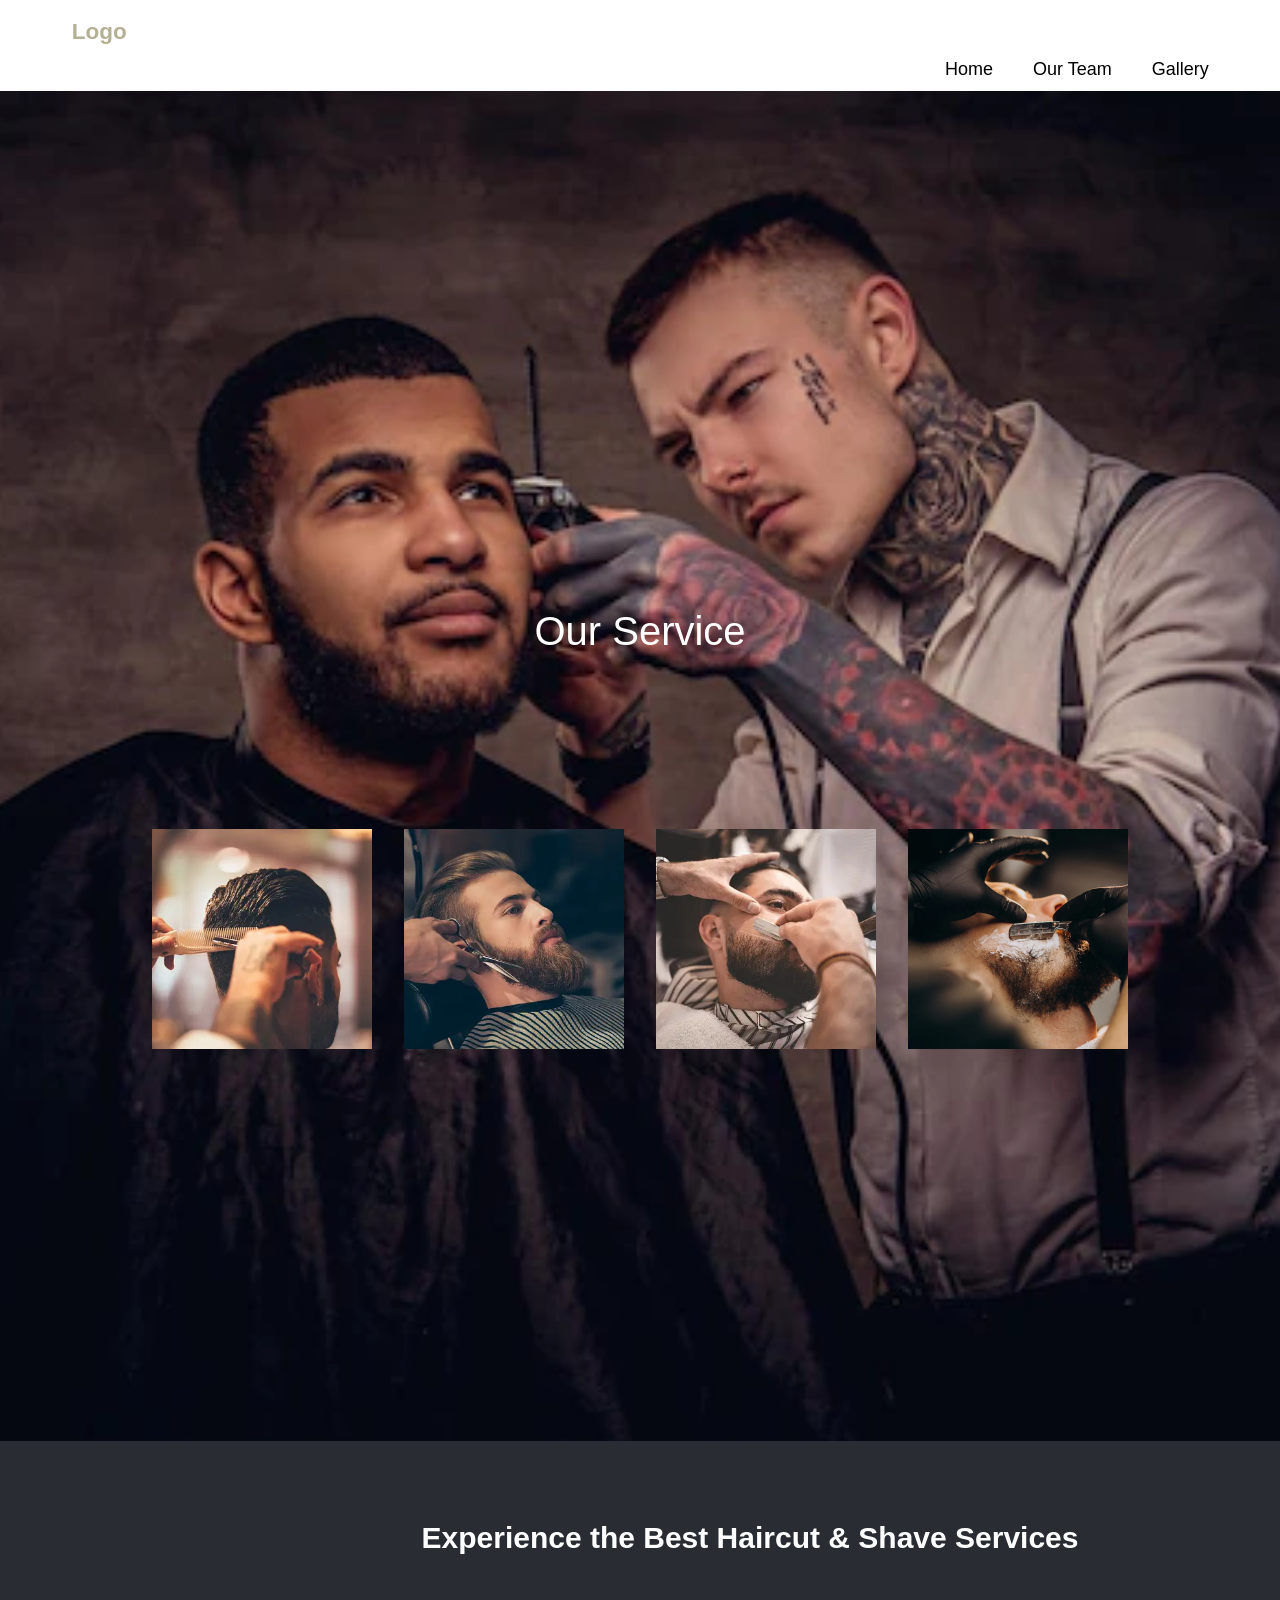
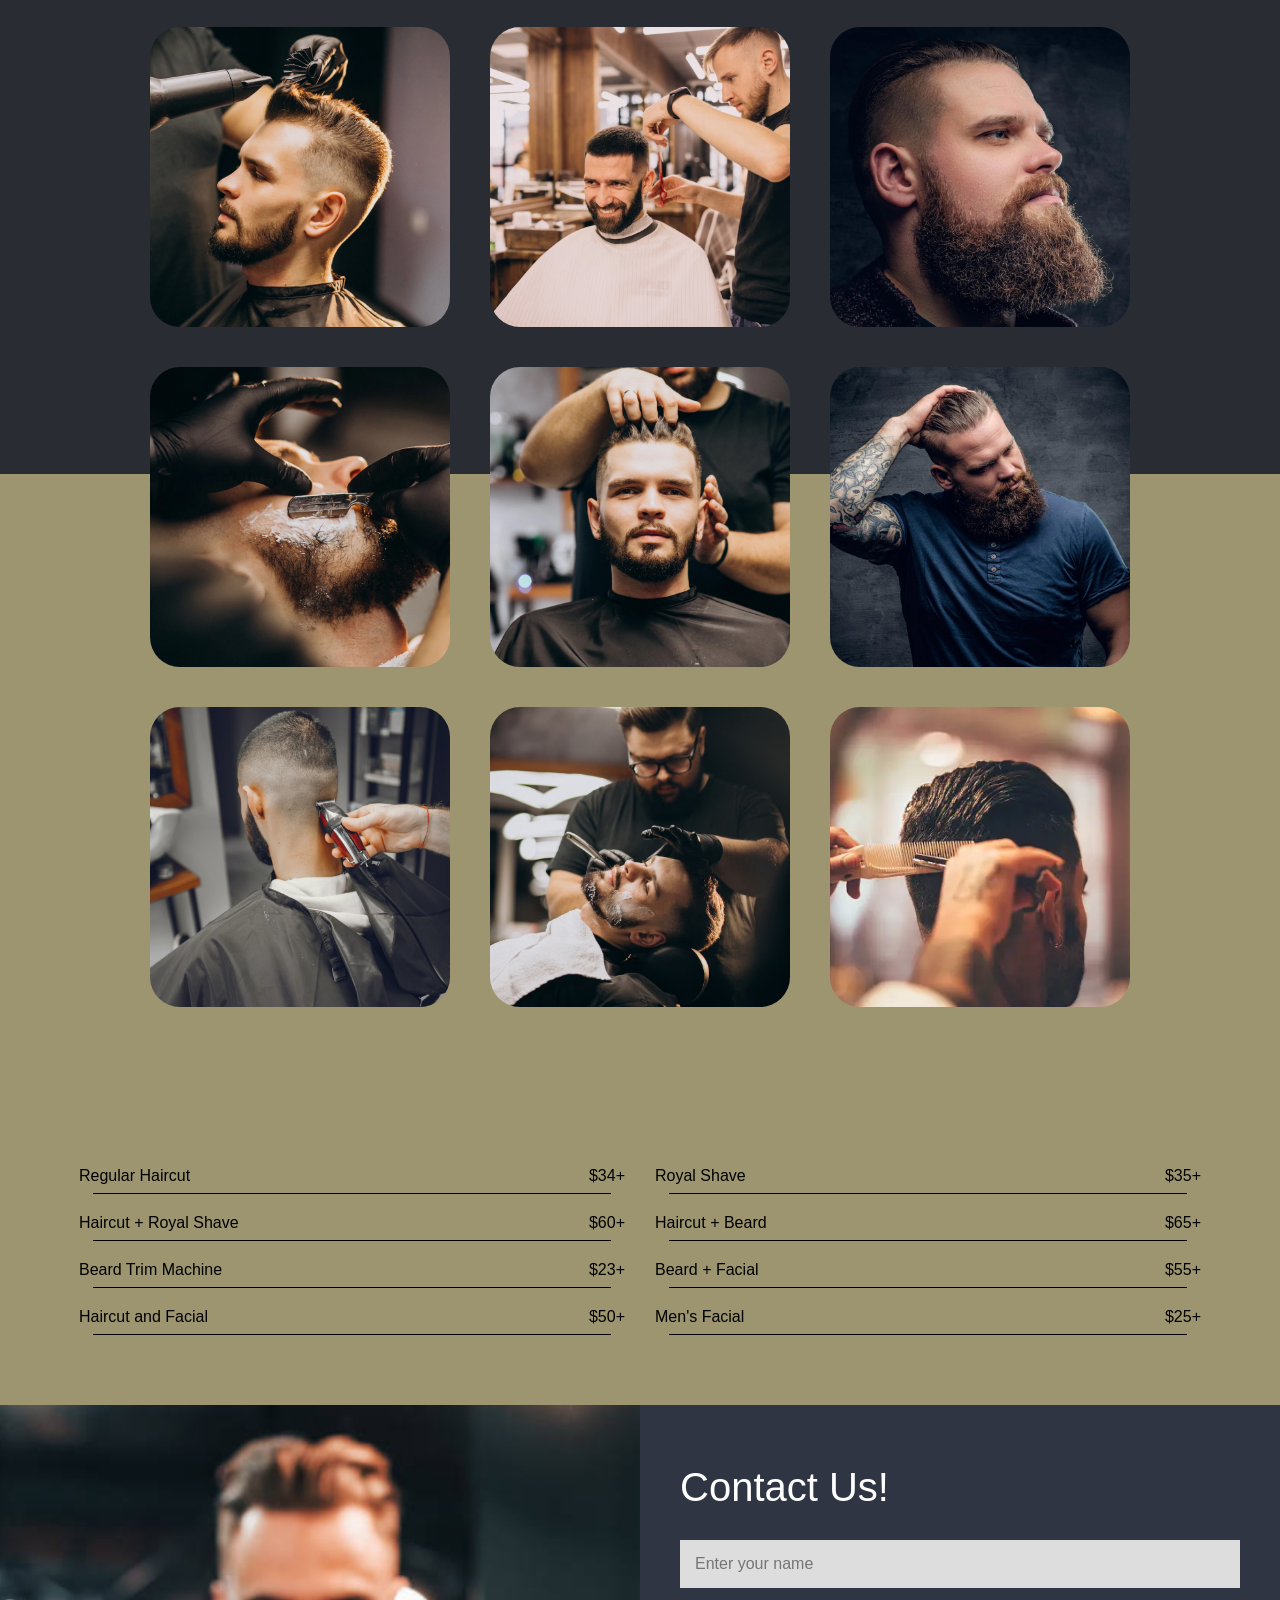
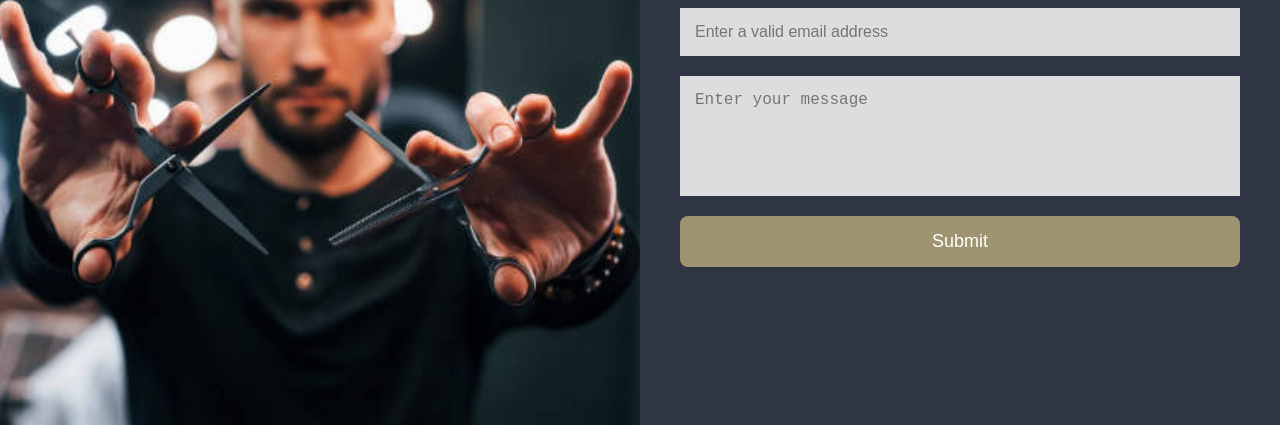
<file: prezentacia/gallery.html>
<!DOCTYPE html>
<html lang="en">
<head>
  <meta charset="UTF-8">
  <meta name="viewport" content="width=device-width, initial-scale=1.0">
  <title>Gallery</title>
  <link rel="stylesheet" href="gallery.css">
</head>
<body>
  <div class="page-wrapper">
    <nav class="site-nav">
      <div class="nav-brand"><h1>Logo</h1></div>
      <div class="nav-links">
        <a href="index.html">Home</a>
        <a href="our team.html">Our Team</a>
        <a href="#">Gallery</a>
      </div>
    </nav>

    <section class="hero-section">
      <img class="hero-image" src="assets/c25595807acab948849c80d941fcf80bb2ce1c5c (2).png" alt="Barber portrait">
      <div class="hero-title"><h1>Our Service</h1></div>
    </section>

    <section class="feature-cards">
      <article class="feature-card"><img class="feature-image" src="assets/9921155d5ed9170e24ffa3fef4977c121cdd36f8.png" alt="Hair styling"></article>
      <article class="feature-card"><img class="feature-image" src="assets/bcbccfa4eb339fc9cc4077049ed4f883df60a753.png" alt="Hair wash service"></article>
      <article class="feature-card"><img class="feature-image" src="assets/691e5f92ec906f9300d1a0a5a18b5181d0a53054.png" alt="Beard trim"></article>
      <article class="feature-card"><img class="feature-image" src="assets/d6e9f5e5ecb1de397bc49b3c9d53c1c35a971b78 (1).png" alt="Shave service"></article>
    </section>

    <section class="showcase-section">
      <div class="showcase-title"><h1>Experience the Best Haircut &amp; Shave Services</h1></div>
      <div class="showcase-grid">
        <img class="showcase-image" src="assets/16c3922a8f611a82c230bccd2c44f2cc39c43139 (1).png" alt="Modern fade cut">
        <img class="showcase-image" src="assets/cec56168f32bcecd0cc0a2af6689fc6201bede28.png" alt="Classic barber cut">
        <img class="showcase-image" src="assets/c44ae5ec390f1ea08e127971f9480823e8b4d703 (1).png" alt="Precision beard shape">
        <img class="showcase-image" src="assets/d6e9f5e5ecb1de397bc49b3c9d53c1c35a971b78 (1).png" alt="Close shave">
        <img class="showcase-image" src="assets/30489928d4b1ebbd5414c8bb2ab7f50d1957ae2e (1).png" alt="Hairline cleanup">
        <img class="showcase-image" src="assets/1e9a79e299b22aad5f72be62b8ee41ba20285be4 (2).png" alt="Styled haircut">
        <img class="showcase-image" src="assets/2c899bb2dc9b0618906dc0158c766ec99f4e5cbd (1).png" alt="Scissor trim">
        <img class="showcase-image" src="assets/4aa0b9747095512f49bcd4b3c9dc67ba928393f4 (1).png" alt="Fade detailing">
        <img class="showcase-image" src="assets/9921155d5ed9170e24ffa3fef4977c121cdd36f8.png" alt="Wash and style">
      </div>
    </section>

    <section class="pricing-section">
      <div class="pricing-left">
        <div class="pricing-row"><p class="service-name">Regular Haircut</p><p class="service-price">$34+</p></div><div class="price-divider"></div>
        <div class="pricing-row"><p class="service-name">Haircut + Royal Shave</p><p class="service-price">$60+</p></div><div class="price-divider"></div>
        <div class="pricing-row"><p class="service-name">Beard Trim Machine</p><p class="service-price">$23+</p></div><div class="price-divider"></div>
        <div class="pricing-row"><p class="service-name">Haircut and Facial</p><p class="service-price">$50+</p></div><div class="price-divider"></div>
      </div>
      <div class="pricing-right">
        <div class="pricing-row"><p class="service-name">Royal Shave</p><p class="service-price">$35+</p></div><div class="price-divider"></div>
        <div class="pricing-row"><p class="service-name">Haircut + Beard</p><p class="service-price">$65+</p></div><div class="price-divider"></div>
        <div class="pricing-row"><p class="service-name">Beard + Facial</p><p class="service-price">$55+</p></div><div class="price-divider"></div>
        <div class="pricing-row"><p class="service-name">Men's Facial</p><p class="service-price">$25+</p></div><div class="price-divider"></div>
      </div>
    </section>

    <section class="contact-section">
      <div class="contact-image-panel">
        <img class="contact-image" src="assets/d269d0e5fe50264559f4493e07fb31235cf1dbf2 (1).png" alt="Barber portrait close-up">
      </div>
      <div class="contact-form-panel">
        <h1 class="contact-title">Contact Us!</h1>
        <form class="contact-form">
          <input class="form-input" type="text" placeholder="Enter your name">
          <input class="form-input" type="email" placeholder="Enter a valid email address">
          <textarea class="form-textarea" placeholder="Enter your message"></textarea>
          <button class="submit-button" type="submit">Submit</button>
        </form>
      </div>
    </section>
  </div>
</body>
</html>
</file>
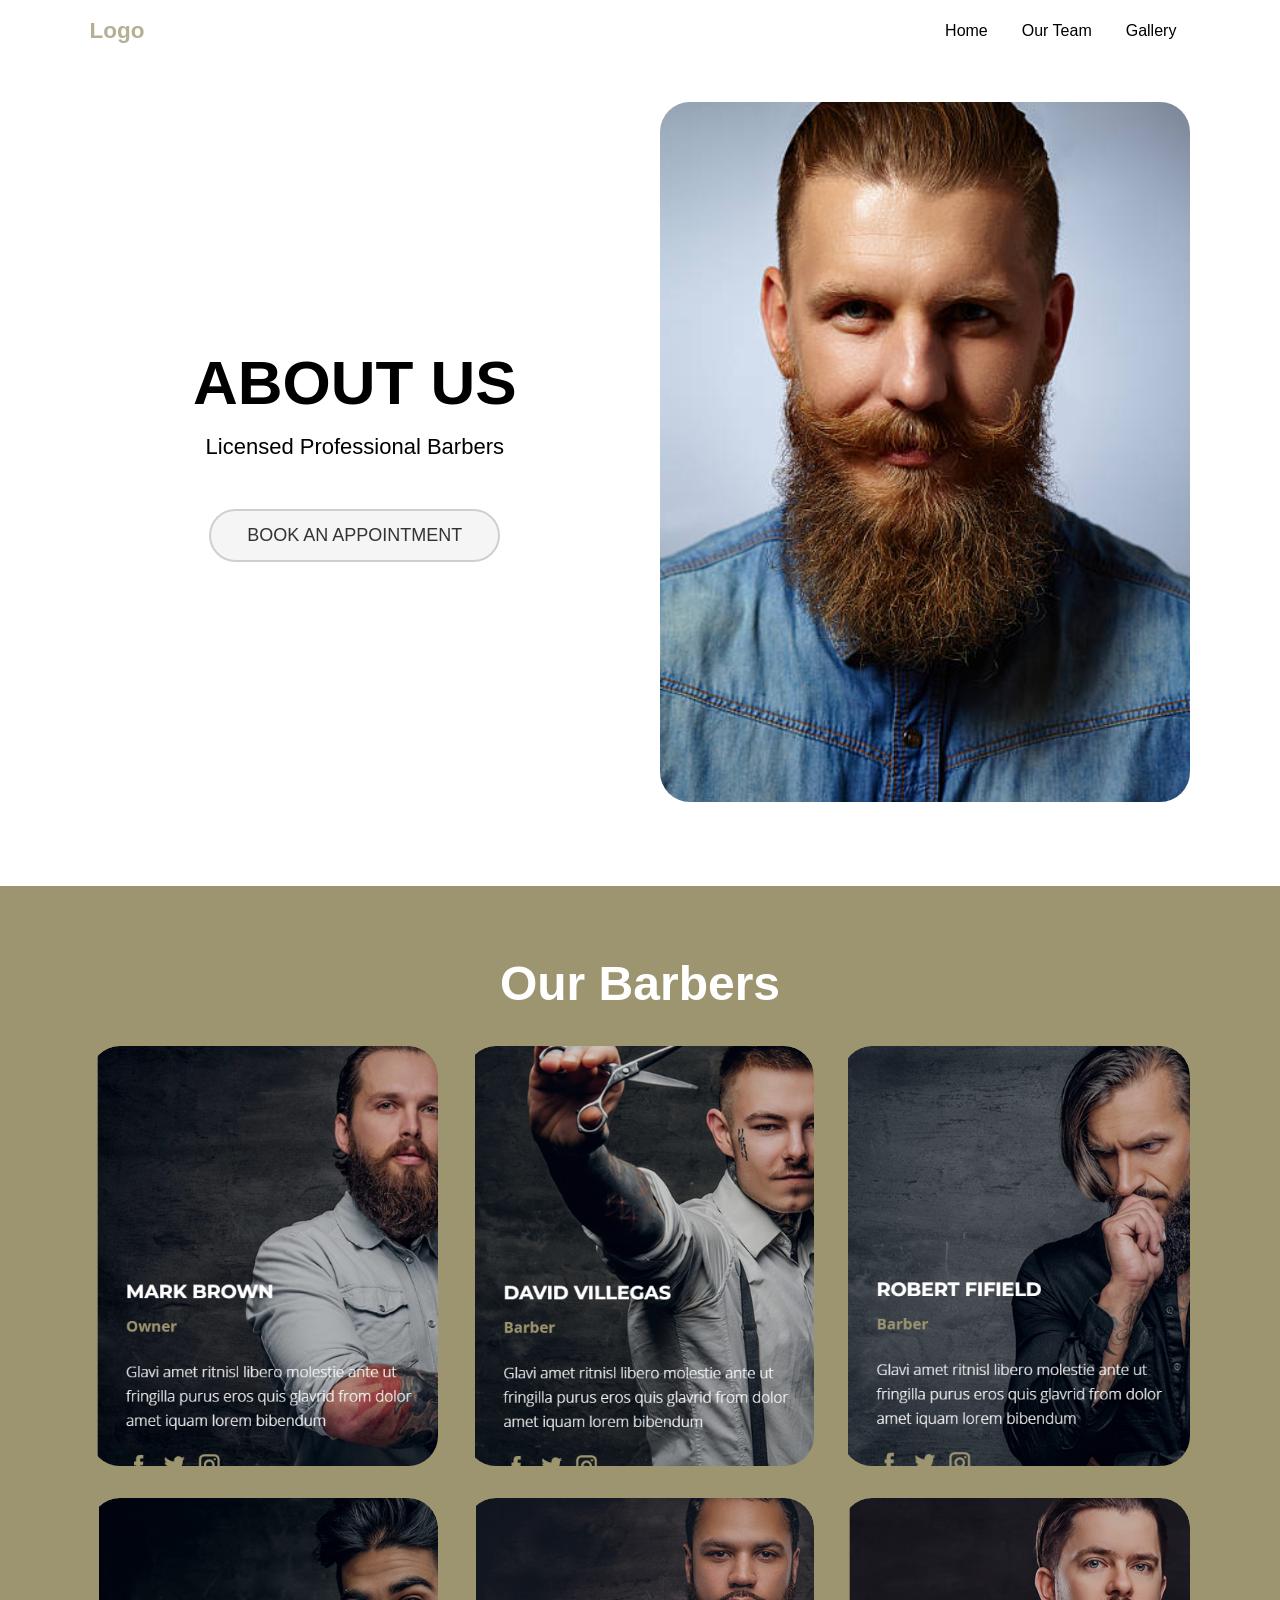
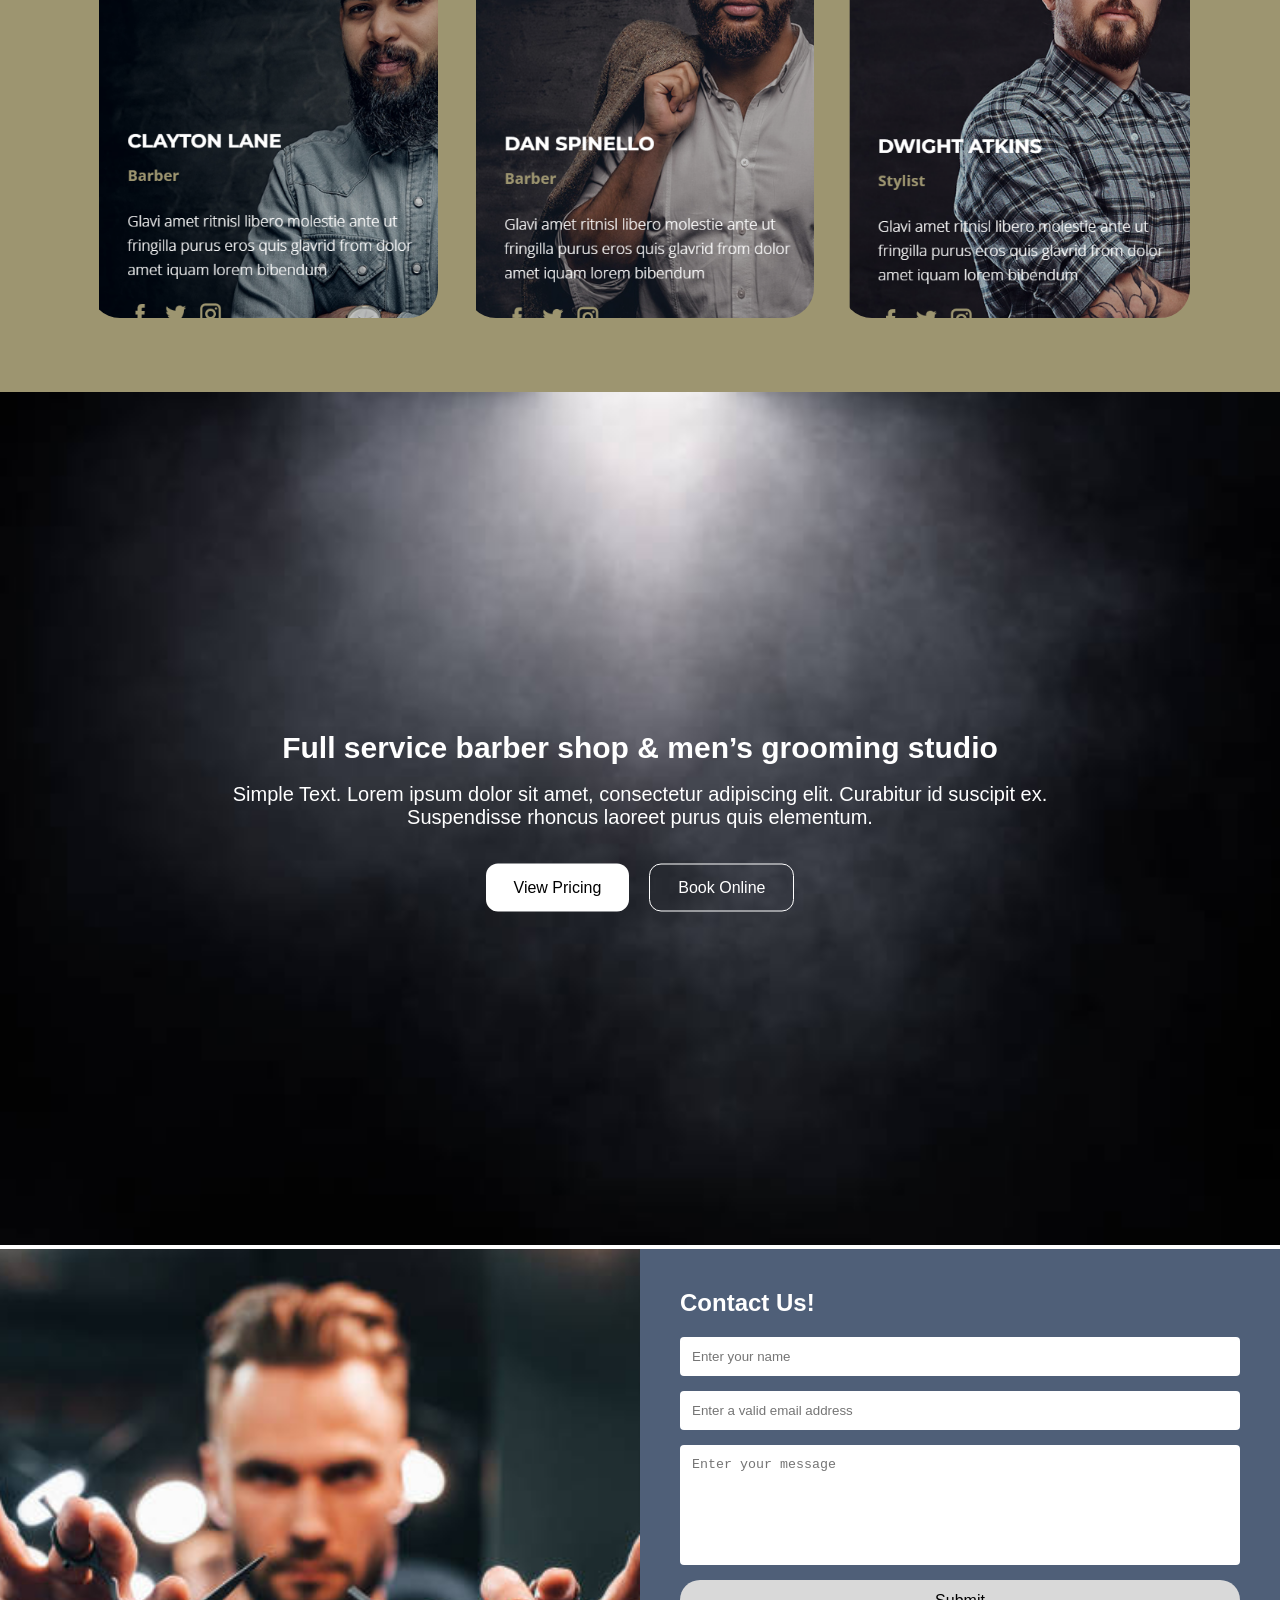
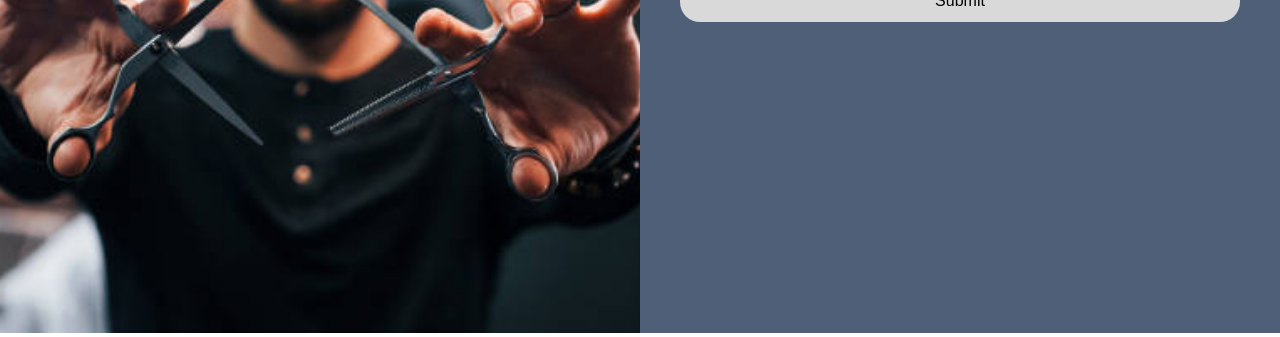
<file: prezentacia/our team.html>
<!DOCTYPE html>
<html lang="en">
<head>
  <meta charset="UTF-8">
  <meta name="viewport" content="width=device-width, initial-scale=1.0">
  <title>Our Team</title>
  <link rel="stylesheet" href="ourteam.css">
</head>
<body>
  <nav class="navbar">
    <div class="item1"><h1>Logo</h1></div>
    <div class="item2">
      <a href="index.html">Home</a>
      <a href="#">Our Team</a>
      <a href="gallery.html">Gallery</a>
    </div>
  </nav>

  <main class="container">
    <section class="hero">
      <div class="item3">
        <h4>ABOUT US</h4>
        <p>Licensed Professional Barbers</p>
        <button class="book-btn" type="button">BOOK AN APPOINTMENT</button>
      </div>
      <div class="item4">
        <img class="kaci" src="assets/b154c1f2e4f1f44f36bf0565b06c7bae81f21a73.png" alt="Barber portrait">
      </div>
    </section>

    <section class="item5">
      <h1>Our Barbers</h1>
      <div class="barber-grid">
        <div class="item6"><img class="item6e" src="assets/c373d4918994ee20c29b754cdd364f6b826b5f8a.png" alt=""></div>
        <div class="item7"><img class="item7e" src="assets/9636d00dbbcfa6a72baea99eb45695e3230c60f5 (1).png" alt=""></div>
        <div class="item8"><img class="item8e" src="assets/481ecf21c8b8daa7b5e229efa2909f5aba598427.png" alt=""></div>
        <div class="item9"><img class="item9e" src="assets/bb2f1fba84da15b334dc32bd5f1a3094aa695974.png" alt=""></div>
        <div class="item10"><img class="item10e" src="assets/7f4e4076aa0edc112b39a333f11a4472dfd44e60.png" alt=""></div>
        <div class="item11"><img class="item11e" src="assets/d880d125ff391cf77ac4361d517f3aa22f661f8e.png" alt=""></div>
      </div>
    </section>

    <section class="item12">
      <img class="sha" src="assets/bef0d207f9a4e3b78da66fe93ce0bad95c9b5693.png" alt="">
      <div class="teksti">
        <h1>Full service barber shop &amp; men’s grooming studio</h1>
        <p>Simple Text. Lorem ipsum dolor sit amet, consectetur adipiscing elit. Curabitur id suscipit ex. Suspendisse rhoncus laoreet purus quis elementum.</p>
        <div class="buttons">
          <button class="btn btn-light" type="button">View Pricing</button>
          <button class="btn btn-dark" type="button">Book Online</button>
        </div>
      </div>
    </section>

    <section class="contact-section">
      <div class="item13">
        <img class="kriwi" src="assets/d269d0e5fe50264559f4493e07fb31235cf1dbf2 (2).png" alt="">
      </div>
      <div class="contact-form">
        <h2>Contact Us!</h2>
        <input type="text" placeholder="Enter your name">
        <input type="email" placeholder="Enter a valid email address">
        <textarea placeholder="Enter your message"></textarea>
        <button type="button">Submit</button>
      </div>
    </section>
  </main>
</body>
</html>
</file>
<file: prezentacia/gallery.css>
* {
  margin: 0;
  padding: 0;
  box-sizing: border-box;
}

body {
  font-family: Arial, Helvetica, sans-serif;
  overflow-x: hidden;
}

.page-wrapper {
  width: 100%;
  position: relative;
}

/* Nav: logo inset left, links inset right (matches old item1 / item2) */
.site-nav {
  width: 100%;
  position: relative;
  min-height: 72px;
}

.nav-brand h1 {
  margin: 0;
}

.nav-brand {
  width: 96px;
  margin-top: 19px;
  margin-left: min(300px, max(4vw, 16px));
  text-align: center;
  color: #b5af93;
  font-size: 15px;
}

.nav-links {
  position: absolute;
  right: min(300px, max(4vw, 16px));
  top: 20px;
  display: flex;
  align-items: center;
}

.nav-links a {
  padding: 20px;
  color: #000;
  text-decoration: none;
  font-size: 18px;
}

/* Hero: full-width tall image + centered title + row of four squares (old item3 / item4–7) */
.hero-section {
  width: 100%;
  min-height: max(150vh, calc(90vh + 270px));
  position: relative;
  text-align: center;
  color: #fff;
}

.hero-image {
  position: absolute;
  inset: 0;
  width: 100%;
  height: 100%;
  min-height: 150vh;
  object-fit: cover;
}

.hero-title {
  position: absolute;
  top: 40%;
  left: 50%;
  transform: translate(-50%, -50%);
  width: 100%;
  padding: 0 16px;
}

.hero-title h1 {
  font-size: 40px;
  font-weight: 400;
}

.feature-cards {
  position: absolute;
  top: 90vh;
  left: 50%;
  transform: translateX(-50%);
  z-index: 2;
  display: flex;
  flex-wrap: nowrap;
  justify-content: center;
  gap: 50px;
  width: max-content;
  max-width: calc(100vw - 32px);
  padding: 0 16px;
}

.feature-card {
  width: 250px;
  height: 250px;
  flex-shrink: 0;
  overflow: hidden;
}

.feature-image {
  width: 100%;
  height: 100%;
  object-fit: cover;
  transition: transform 0.3s ease;
  transform-origin: center;
}

.feature-image:hover {
  transform: scale(1.05);
}

/* Showcase: split gradient + centered heading + 3×300 grid (old item8 / gallery) */
.showcase-section {
  width: 100%;
  min-height: 900px;
  position: relative;
  margin-top: 0;
  z-index: 1;
  padding: 80px 40px 100px;
  background: linear-gradient(to bottom, #292d33 50%, #9d9570 50%);
  text-align: center;
}

.showcase-title {
  position: relative;
  left: 50%;
  transform: translateX(-50%);
  width: min(980px, 92vw);
  margin: 0 auto 36px;
  color: #fff;
  font-size: 20px;
}

.showcase-grid {
  position: relative;
  margin: 8vh auto 0;
  display: grid;
  grid-template-columns: repeat(3, 300px);
  gap: 40px;
  justify-content: center;
  z-index: 2;
  width: 100%;
}

.showcase-image {
  width: 300px;
  height: 300px;
  display: block;
  object-fit: cover;
  border-radius: 30px;
  transition: transform 0.3s ease;
  transform-origin: center;
}

.showcase-image:hover {
  transform: scale(1.05);
}

/* Pricing: wide bar, two equal columns (old pricing-wrapper) */
.pricing-section {
  max-width: 2000px;
  width: 100%;
  margin: 0 auto;
  display: flex;
  flex-wrap: nowrap;
  align-items: flex-start;
  justify-content: center;
  padding: 50px min(300px, max(5vw, 20px));
  background-color: #9d9570;
  gap: 0;
}

.pricing-left,
.pricing-right {
  width: 50%;
  flex: 1 1 50%;
  font-size: 16px;
}

.pricing-row {
  display: flex;
  justify-content: space-between;
  align-items: center;
  width: 100%;
  padding: 0 15px;
  margin: 8px 0;
  margin-top: 10px;
  gap: 14px;
}

.service-name {
  width: 50%;
  text-align: left;
}

.service-price {
  width: 50%;
  text-align: right;
  white-space: nowrap;
}

.price-divider {
  width: 90%;
  height: 1px;
  background: #000;
  margin: 8px auto 20px;
}

/* Contact: equal split flex (old item59–67) */
.contact-section {
  width: 100%;
  display: flex;
  flex-wrap: wrap;
}

.contact-image-panel {
  flex: 1 1 50%;
  min-width: 280px;
  min-height: 400px;
}

.contact-image {
  width: 100%;
  height: 100%;
  min-height: clamp(360px, 52vw, 620px);
  object-fit: cover;
  display: block;
}

.contact-form-panel {
  flex: 1 1 50%;
  min-width: 280px;
  background: #2f3542;
  padding: 60px 40px;
}

.contact-title {
  color: #fff;
  font-size: 40px;
  margin-bottom: 30px;
  font-weight: 400;
}

.contact-form {
  display: flex;
  flex-direction: column;
  gap: 20px;
}

.form-input,
.form-textarea {
  padding: 15px;
  border: none;
  background: #ddd;
  font-size: 16px;
}

.form-textarea {
  min-height: 120px;
  resize: none;
}

.submit-button {
  padding: 15px;
  background: #9f9472;
  border: none;
  color: #fff;
  font-size: 18px;
  cursor: pointer;
  border-radius: 8px;
  transition: background-color 0.3s ease, transform 0.35s ease;
}

.submit-button:hover {
  background: #857b5f;
  transform: scale(1.03);
}

@media (max-width: 1400px) {
.feature-cards {
  gap: 32px;
}

.feature-card {
  width: 220px;
  height: 220px;
}
}

@media (max-width: 1100px) {
.feature-cards {
  flex-wrap: wrap;
  top: 85vh;
  max-width: 92vw;
  gap: 24px;
}

.feature-card {
  width: 200px;
  height: 200px;
}

.showcase-grid {
  grid-template-columns: repeat(2, minmax(0, 280px));
  gap: 28px;
}

.showcase-image {
  width: 100%;
  max-width: 280px;
  height: auto;
  aspect-ratio: 1 / 1;
  margin: 0 auto;
}
}

@media (max-width: 900px) {
.nav-links {
  position: static;
  justify-content: center;
  padding: 8px 0 16px;
  flex-wrap: wrap;
}
.nav-brand {
  margin-left: auto;
  margin-right: auto;
  margin-top: 12px;
}

.site-nav {
  display: flex;
  flex-direction: column;
  align-items: center;
}

.pricing-section {
  flex-direction: column;
  padding: 40px 24px;
}

.pricing-left,
.pricing-right {
  width: 100%;
  flex: 1 1 auto;
}
}

@media (max-width: 640px) {
.hero-title h1 {
  font-size: clamp(26px, 8vw, 40px);
}

.feature-cards {
  position: absolute;
  top: auto;
  bottom: 20px;
  left: 50%;
  transform: translateX(-50%);
  flex-wrap: wrap;
  justify-content: center;
  max-width: 100%;
  padding: 0 12px;
  gap: 16px;
}

.feature-card {
  width: min(42vw, 160px);
  height: min(42vw, 160px);
}

.hero-section {
  min-height: max(85vh, 360px);
  padding-bottom: 0;
}

.hero-image {
  min-height: max(85vh, 360px);
}

.showcase-section {
  padding: 60px 20px 70px;
}

.showcase-grid {
  grid-template-columns: minmax(0, 1fr);
  gap: 20px;
}

.showcase-image {
  max-width: 100%;
  border-radius: 20px;
}

.contact-form-panel {
  padding: 40px 20px;
}

.contact-title {
  font-size: clamp(28px, 8vw, 40px);
}
}
</file>
<file: prezentacia/ourteam.css>
* {
  margin: 0;
  padding: 0;
  box-sizing: border-box;
}

body {
  font-family: Arial, sans-serif;
  overflow-x: hidden;
}

img {
  transition: transform 0.4s ease;
  transform-origin: center;
}

img:hover {
  transform: scale(1.04);
}

button {
  transition: transform 0.35s ease, background-color 0.35s ease, color 0.35s ease, border-color 0.35s ease;
}

button:hover {
  transform: scale(1.03);
}

.navbar {
  width: 100%;
  display: flex;
  align-items: center;
  justify-content: space-between;
  padding: 12px 7%;
}

.item1 h1 {
  margin: 0;
}

.item1 {
  color: #b5af93;
  font-size: 15px;
}

.item2 {
  display: flex;
  align-items: center;
  gap: 6px;
}

.item2 a {
  padding: 10px 14px;
  color: #000;
  text-decoration: none;
}

.container {
  width: 100%;
}

.hero {
  width: min(1280px, 100%);
  display: grid;
  grid-template-columns: 1fr 1fr;
  gap: 40px;
  align-items: center;
  margin: 0 auto;
  padding: 40px 7% 80px;
}

.item3 {
  text-align: center;
  font-size: clamp(28px, 5vw, 62px);
}

.item3 p {
  font-size: 22px;
  margin: 16px 0 24px;
}

.book-btn {
  padding: 14px 36px;
  font-size: 18px;
  font-weight: 500;
  color: #333;
  background-color: #f5f5f5;
  border: 2px solid #cfcfcf;
  border-radius: 30px;
  cursor: pointer;
  transition: all 0.3s ease;
}

.book-btn:hover {
  background-color: #333;
  color: #fff;
}

.item4 {
  border-radius: 30px;
}

.kaci {
  width: 100%;
  max-height: 700px;
  border-radius: 30px;
  object-fit: cover;
}

.item5 {
  width: 100%;
  background-color: #9d9570;
  text-align: center;
  color: #fff;
  padding: 70px 7%;
}

.item5 h1 {
  font-size: clamp(30px, 5vw, 48px);
  margin-bottom: 35px;
}

.barber-grid {
  display: grid;
  grid-template-columns: repeat(3, 1fr);
  gap: 28px;
  width: min(1240px, 100%);
  margin: 0 auto;
  justify-items: center;
}

.barber-grid > div {
  width: 100%;
  max-width: 380px;
  border-radius: 30px;
  overflow: hidden;
}

.barber-grid img {
  width: 100%;
  height: 420px;
  object-fit: cover;
  border-radius: 30px;
  transition: 0.3s;
}

.barber-grid img:hover {
  transform: scale(1.03);
}

.item12 {
  width: 100%;
  position: relative;
}

.sha {
  width: 100%;
  min-height: 500px;
  object-fit: cover;
}

.teksti {
  width: min(900px, 86%);
  position: absolute;
  top: 50%;
  left: 50%;
  transform: translate(-50%, -50%);
  text-align: center;
  color: #fff;
  font-size: 20px;
}

.teksti p {
  margin-top: 18px;
}

.buttons {
  display: flex;
  justify-content: center;
  gap: 20px;
  margin-top: 35px;
  flex-wrap: wrap;
}

.btn {
  padding: 14px 28px;
  font-size: 16px;
  border-radius: 12px;
  cursor: pointer;
  transition: 0.3s ease;
  font-weight: 500;
}

.btn-light {
  background-color: #fff;
  color: #000;
  border: none;
}

.btn-dark {
  background-color: transparent;
  color: #fff;
  border: 1px solid #fff;
}

.contact-section {
  display: grid;
  grid-template-columns: 1fr 1fr;
  min-height: 76vh;
}

.item13,
.kriwi {
  width: 100%;
  height: 100%;
}

.kriwi {
  object-fit: cover;
}

.contact-form {
  background: #4f5f78;
  padding: 40px;
  color: #fff;
  display: flex;
  flex-direction: column;
}

.contact-form h2 {
  margin-bottom: 20px;
}

.contact-form input,
.contact-form textarea {
  width: 100%;
  padding: 12px;
  margin-bottom: 15px;
  border: none;
  border-radius: 4px;
}

.contact-form textarea {
  height: 120px;
  resize: none;
}

.contact-form button {
  width: 100%;
  padding: 12px;
  border-radius: 20px;
  border: none;
  background: #d9d9d9;
  font-size: 16px;
  cursor: pointer;
}

@media (max-width: 1000px) {
.hero,
.contact-section {
  grid-template-columns: 1fr;
}

.barber-grid {
  grid-template-columns: repeat(2, 1fr);
}
}

@media (max-width: 640px) {
.navbar {
  flex-direction: column;
  gap: 8px;
}

.item2 {
  flex-wrap: wrap;
  justify-content: center;
}

.barber-grid {
  grid-template-columns: 1fr;
}

.barber-grid img {
  height: 380px;
}
}
</file>
